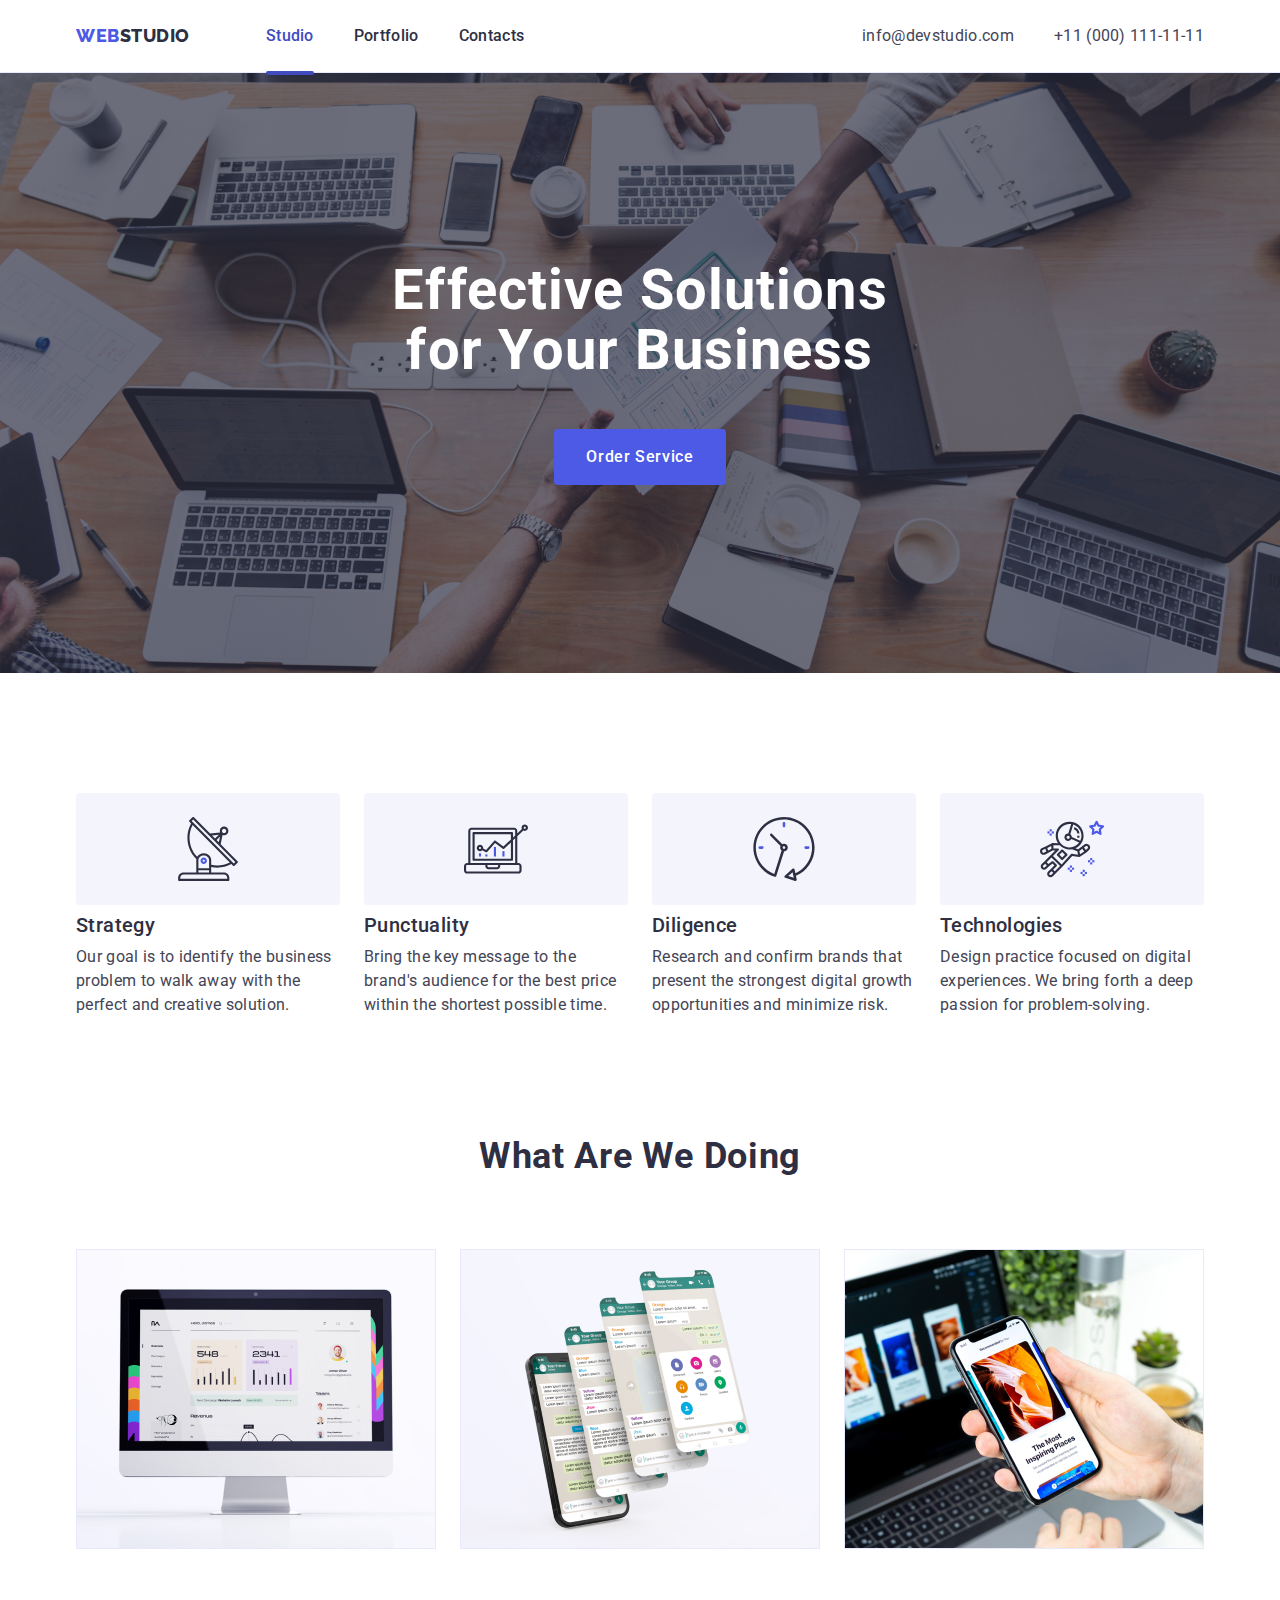
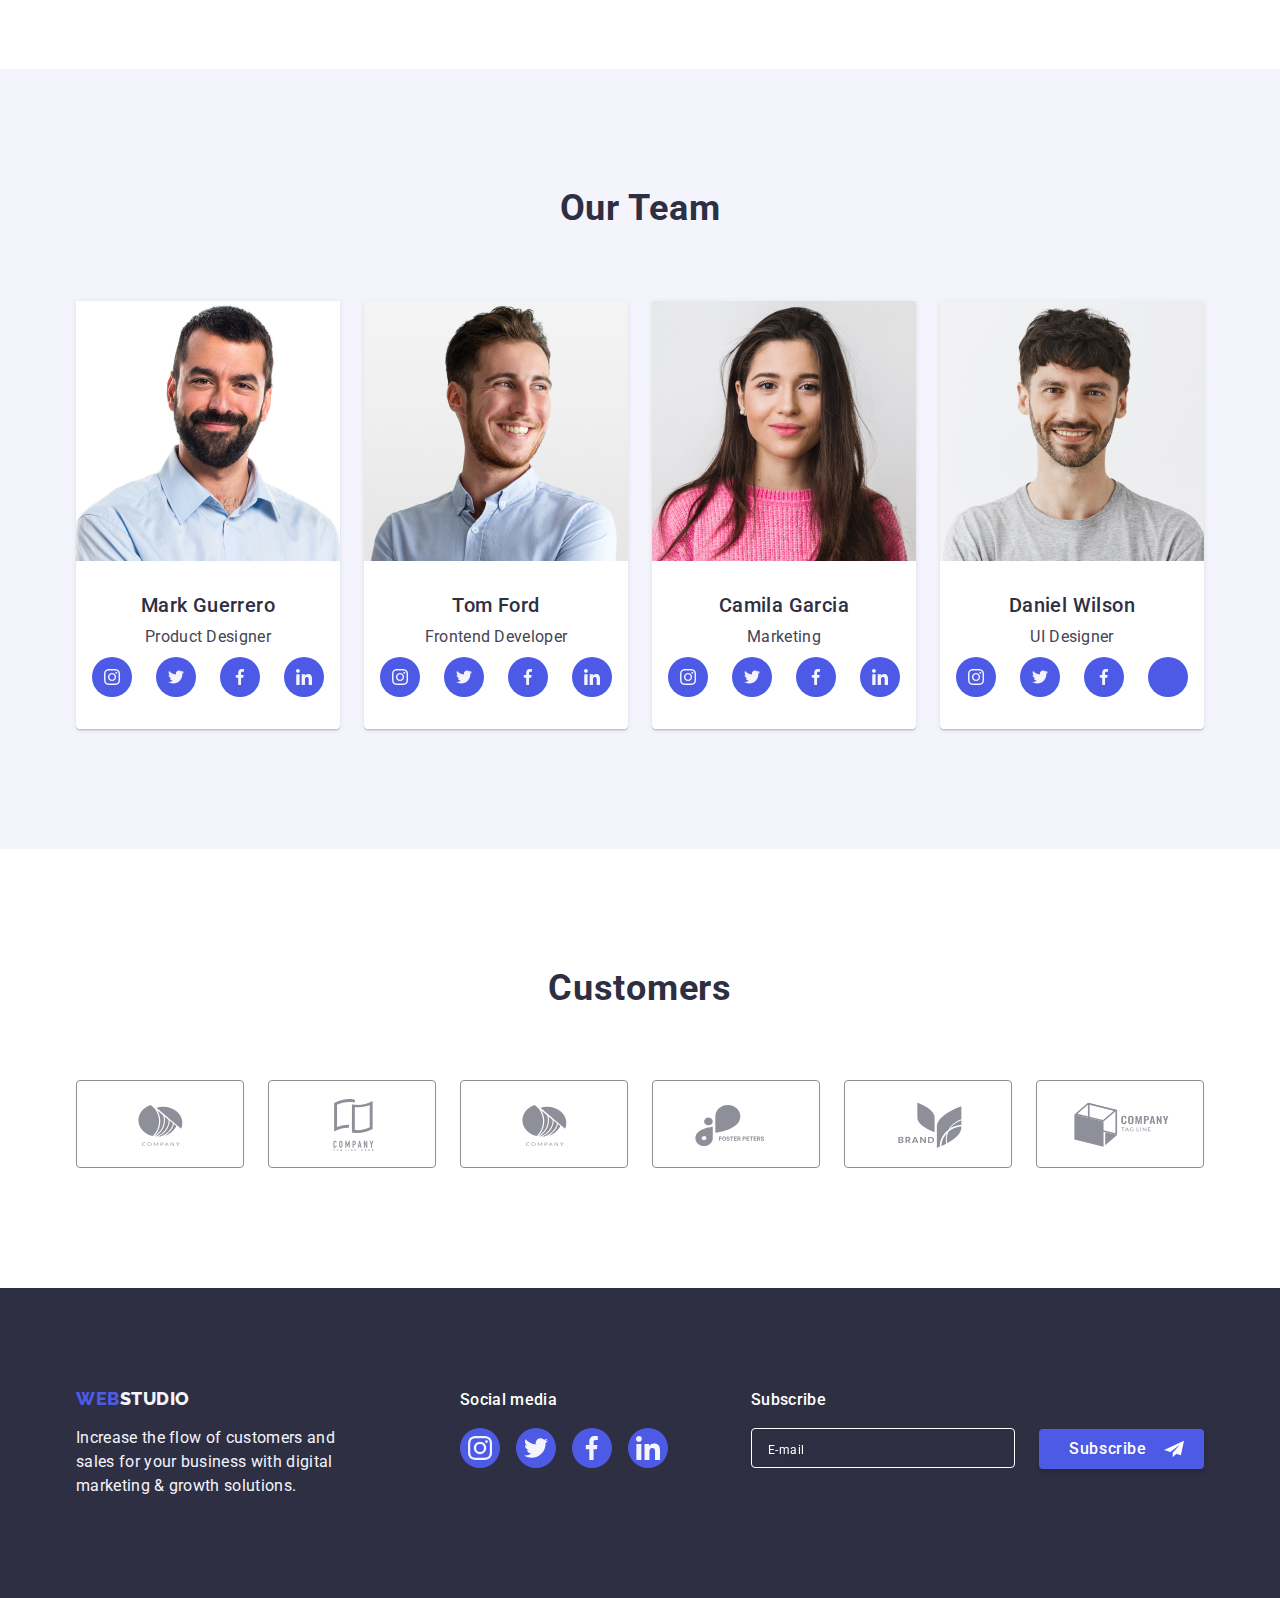
<file: index.html>
<!DOCTYPE html>
<html lang="en">
<!-- ++++++++HEAD++++++++ -->
<head>
  <meta charset="UTF-8">
  <meta http-equiv="X-UA-Compatible" content="IE=edge">
  <meta name="viewport" content="width=device-width, initial-scale=1.0">
  <title>Effective Solutions for Your Business</title>
  
  <link href="https://fonts.googleapis.com" rel="preconnect" />
    <link href="https://fonts.gstatic.com" rel="preconnect" crossorigin />
    <link
      href="https://fonts.googleapis.com/css2?family=Raleway:wght@800&family=Roboto:wght@400;500;700&display=swap"
      rel="stylesheet"
    />
  <link rel="stylesheet" href="https://cdn.jsdelivr.net/npm/modern-normalize@1.1.0/modern-normalize.min.css"/>
  <link rel="stylesheet" href="./css/styles.css"/>
  
  <!-- ++++++++++BODY++++++++ -->
<body class="hero">
  <header class="main-head ">
    <div class="hero-navigation container">
        <nav class="navigation">
        <a class="body-logo link" href="./index.html" >Web<span class="body-web-name">Studio</span></a>
        <ul class="menu list">
          <li class="menu-body-nav-link"><a class="body-nav-link curent link" href="./index.html">Studio</a></li>
          <li ><a class="body-nav-link link" href="./portfolio.html">Portfolio</a></li>
          <li ><a class="body-nav-link link" href="">Contacts</a></li>
        </ul>
    </nav>  
    <address class="index-connection">
      <ul class="list-index-connection list">
        <li class="list-information link">
          <a class="mail link" href="mailto:info@devstudio.com">info@devstudio.com</a></li>
        <li class="list-information">
          <a class="mail link" href="tel:+110001111111">+11 (000) 111-11-11</a></li>
      </ul>
    </address> 
    </div>
  </header>
<main>
  <!-- ++++++++ -->
  <section class="main-section ">
    <div class="section container">
  <h1 class="main-title">Effective Solutions for Your Business </h1>
  <button class="button" type="button" data-modal-open>Order Service</button>
</div>
</section>
  <section class="achivement ">
    <div class="container">
    <h2 class="features visually-hidden" hidden>features</h2>
        <ul class="list">
        <li class="list-features">
          <div class="achivement-container"> 
              <svg class="list-features-icon" width="64" height="64">
              <use href="./images/icons.svg#icon-antenna">
              </use>
            </svg>
          </div>
          <h3 class=features>Strategy</h3>
        <p class=descuption> Our goal is to identify the business problem to walk away with the perfect and creative solution.</p></li>
        <li class="list-features">
          <div class="achivement-container"> 
              <svg class="list-features-icon" width="64" height="64">
              <use href="./images/icons.svg#icon-diagram">
              </use>
            </svg>
          </div>
          <h3 class=features>Punctuality</h3>
          <p class=descuption> Bring the key message to the brand's audience for the best price within the shortest possible
            time.</p></li>
        <li class="list-features">
          <div class="achivement-container"> 
              <svg class="list-features-icon" width="64" height="64">
              <use href="./images/icons.svg#icon-clock">
              </use>
            </svg>
           </div>
          <h3 class=features>Diligence</h3>
          <p class=descuption> Research and confirm brands that present the strongest digital growth opportunities and
            minimize risk.</p></li>
        <li class="list-features">
          <div class="achivement-container" > 
             <svg class="list-features-icon" width="64" height="64">
              <use href="./images/icons.svg#icon-astronaut">
              </use>
            </svg>
          </div>
          <h3 class=features>Technologies</h3>
          <p class=descuption> Design practice focused on digital experiences. We bring forth a deep passion for
            problem-solving.</p></li>
      </ul>
    </div>
</section>
  <section class="list-products">
    <div class="container">
    <h2 class="products">What are we doing </h2>
    <ul class="list">
      <li class="our-products"><img src="./images/Rectangle71.jpg" alt="note in laptop" width="360"></li>
      <li class="our-products"><img src="./images/Rectangle71(1).jpg" alt="note in laptop" width="360"></li>
      <li class="our-products"><img src="./images/Rectangle71(2).jpg" alt="note in laptop" width="360"></li>
    </ul>
    </div>
</section>
  <section class="employee ">
    <div class="container">
    <h2 class="products" >Our Team</h2>
    <ul class="list">
      <li class="photo">
        <img src="./images/imployee/img.jpg" alt="Mark Guerrero" width="264">
         <div class="name-job"> 
        <h3 class ="whom">Mark Guerrero</h3>
          <p class="position">Product Designer</p>
          <ul class="social-list list">
            <li class="social-list-item"  >
              <a href="" class="social-list-link">
                <svg class="social-list-icon" width="16" height="16">
                  <use href="./images/icons.svg#icon-instagram-2">
                  </use>
                </svg>
              </a>
            </li>
            <li class="social-list-item">
              <a href="" class="social-list-link">
                <svg class="social-list-icon" width="16" height="16">
                  <use href="./images/icons.svg#icon-Vector-6">
                  </use>
                </svg>
              </a>
            </li>
            <li class="social-list-item">
              <a href="" class="social-list-link">
                <svg class="social-list-icon" width="16" height="16">
                  <use href="./images/icons.svg#icon-Vector-7">
                  </use>
                </svg>
              </a>
            </li>
            <li class="social-list-item">
              <a href="" class="social-list-link">
                <svg class="social-list-icon" width="16" height="16">
                  <use href="./images/icons.svg#icon-linkedin-1">
                  </use>
                </svg>
              </a>
            </li>
           </ul>
        </div></li>
          <li class="photo"><img src="./images/imployee/img(1).jpg" alt="Tom Ford" width="264">
          <div class="name-job">
            <h3 class="whom">Tom Ford</h3>
          <p class="position">Frontend Developer </p>
          <ul class="social-list list">
            <li class="social-list-item">
              <a href="" class="social-list-link">
                <svg class="social-list-icon" width="16" height="16">
                  <use href="./images/icons.svg#icon-instagram-2">
                  </use>
                </svg>
              </a>
            </li>
            <li class="social-list-item">
              <a href="" class="social-list-link">
                <svg class="social-list-icon" width="16" height="16">
                  <use href="./images/icons.svg#icon-Vector-6">
                  </use>
                </svg>
              </a>
            </li>
            <li class="social-list-item">
              <a href="" class="social-list-link">
                <svg class="social-list-icon" width="16" height="16">
                  <use href="./images/icons.svg#icon-Vector-7">
                  </use>
                </svg>
              </a>
            </li>
            <li class="social-list-item">
              <a href="" class="social-list-link">
                <svg class="social-list-icon" width="16" height="16">
                  <use href="./images/icons.svg#icon-linkedin-1">
                  </use>
                </svg>
              </a>
            </li>
           </ul></div></li>
      <li class="photo"><img src="./images/imployee/img(2).jpg" alt="Camila Garcia" width="264">
          <div class="name-job">
        <h3 class="whom">Camila Garcia</h3>
          <p class="position">Marketing</p>
          <ul class="social-list list">
            <li class="social-list-item">
              <a href="" class="social-list-link">
                <svg class="social-list-icon" width="16" height="16">
                  <use href="./images/icons.svg#icon-instagram-2">
                  </use>
                </svg>
              </a>
            </li>
            <li class="social-list-item">
              <a href="" class="social-list-link">
                <svg class="social-list-icon" width="16" height="16">
                  <use href="./images/icons.svg#icon-Vector-6">
                  </use>
                </svg>
              </a>
            </li>
            <li class="social-list-item">
              <a href="" class="social-list-link">
                <svg class="social-list-icon" width="16" height="16">
                  <use href="./images/icons.svg#icon-Vector-7">
                  </use>
                </svg>
              </a>
            </li>
            <li class="social-list-item">
              <a href="" class="social-list-link">
                <svg class="social-list-icon" width="16" height="16">
                  <use href="./images/icons.svg#icon-linkedin-1">
                  </use>
                </svg>
              </a>
            </li>
           </ul></div></li>
      <li class="photo"><img src="./images/imployee/img(3).jpg" alt="Daniel Wilson" width="264">
         <div class="name-job">
        <h3 class="whom">Daniel Wilson</h3>
          <p class="position">UI Designer</p>
          <ul class="social-list list">
            <li class="social-list-item">
              <a href="" class="social-list-link">
                <svg class="social-list-icon" width="16" height="16">
                  <use href="./images/icons.svg#icon-instagram-2">
                  </use>
                </svg>
              </a>
            </li>
            <li class="social-list-item">
              <a href="" class="social-list-link">
                <svg class="social-list-icon" width="16" height="16">
                  <use href="./images/icons.svg#icon-Vector-6">
                  </use>
                </svg>
              </a>
            </li>
            <li class="social-list-item">
              <a href="" class="social-list-link">
                <svg class="social-list-icon" width="16" height="16">
                  <use href="./images/icons.svg#icon-Vector-7">
                  </use>
                </svg>
              </a>
            </li>
            <li class="social-list-item">
              <a href="" class="social-list-link">
                <svg class="social-list-icon" width="16" height="16">
                  <use href="./images/icons.svg#icon-linkedin">
                  </use>
                </svg>
              </a>
            </li>
           </ul></div>
    </ul>
</div>
</section>
   <section class="customers-section">
    <div class="container">
      <h2 class="customers" >Customers</h2>
        <ul class="customers-list list">
         <li class="customers-list-item">
           <a href="" class="customers-list-link">
             <svg class="customers-list-icon" width="104" height="56">
               <use href="./images/icons.svg#icon-Logo">
               </use>
             </svg>
           </a>
         </li>
         <li class="customers-list-item">
           <a href="" class="customers-list-link">
             <svg class="customers-list-icon" width="104" height="56">
               <use href="./images/icons.svg#icon-Logo-2">
               </use>
             </svg>
           </a>
         </li>
         <li class="customers-list-item">
           <a href="" class="customers-list-link">
             <svg class="customers-list-icon" width="104" height="56">
               <use href="./images/icons.svg#icon-Logo">
               </use>
             </svg>
           </a>
         </li>
         <li class="customers-list-item">
           <a href="" class="customers-list-link">
             <svg class="customers-list-icon" width="104" height="56">
               <use href="./images/icons.svg#icon-Logo-3">
               </use>
             </svg>
           </a>
         </li>
         <li class="customers-list-item">
          <a href="" class="customers-list-link">
            <svg class="customers-list-icon" width="104" height="56">
              <use href="./images/icons.svg#icon-Logo-6">
              </use>
            </svg>
          </a>
        </li>
        <li class="customers-list-item">
          <a href="" class="customers-list-link">
            <svg class="customers-list-icon" width="104" height="56">
              <use href="./images/icons.svg#icon-Logo-5">
              </use>
            </svg>
          </a>
        </li>
        </ul>
       </div>
</section>
  </main>
  <footer class="footer">
    <div class="footer-container container">
      <div class="logo-footer-conclusion">
    <a class="logo-footer link" href="./index.html">Web<span class="web-name-footer">Studio</span></a>
    <p class="conclusion">Increase the flow of customers and sales for your business with digital marketing & growth solutions.</p>  
    </div>
    <div class="footer-social-media">
      <p class="social-media">Social media</p>
   <ul class="social-list-footer list">
    <li class="social-list-item">
      <a href="" class="social-list-link-footer">
        <svg class="social-list-icon" width="24" height="24">
          <use href="./images/icons.svg#icon-instagram-2">
          </use>
        </svg>
      </a>
    </li>
    <li class="social-list-item">
      <a href="" class="social-list-link-footer">
        <svg class="social-list-icon" width="24" height="24">
          <use href="./images/icons.svg#icon-Vector-6">
          </use>
        </svg>
      </a>
    </li>
    <li class="social-list-item">
      <a href="" class="social-list-link-footer">
        <svg class="social-list-icon" width="24" height="24">
          <use href="./images/icons.svg#icon-Vector-7">
          </use>
        </svg>
      </a>
    </li>
    <li class="social-list-item">
      <a href="" class="social-list-link-footer">
        <svg class="social-list-icon" width="24" height="24">
          <use href="./images/icons.svg#icon-linkedin-1">
          </use>
        </svg>
      </a>
    </li>
   </ul>
  </div>
  <div class="footer-form-container">
  <p class="social-media">    
    Subscribe
  </p>
  <form class="form-footer">
  <label class="label-footer" >
   <input 
  type="email" 
  class="footer-form-input" 
  name="footer_user_email" 
  placeholder="E-mail " 
  required 
  pattern="^([a-z0-9_-]+\.)*[a-z0-9_-]+@[a-z0-9_-]+(\.[a-z0-9_-]+)*\.[a-z]{2,6}$">
</label>
      <button type="submit" class="form-footer-btn"><span class="email-subscribe">Subscribe</span>
        <svg class="footer-sent-email-icon" width="24" height="20">
          <use href="./images/icons.svg#icon-Frame-3" ></use>
        </svg>
      </button>
  </form>
  </div>
</div>
  </footer>
<div class="backdrop is-hidden" data-modal>
<div class="modal">
<button type="button" class="modal-close-button" data-modal-close>
<svg class="modal-close-button-icon" width="8" height="8">
  <use href="./images/icons.svg#icon-modal-close">
  </use>
</svg>
</button>
<form class="contact-form">
  <p class="name-form">
    Leave your contacts and we will call you back
  </p>
  <label class="label-modal-field" >
    <span class="what-write">Name</span>
    <span class="modal-form-imput-wrapper">
   <input 
  type="text" 
  class="contact-form-input" 
  name="user_name" 
  required 
  minlength="2"
  pattern="^[a-zA-Z]+$">
  <svg class="form-icon" width="12" height="12">
    <use href="./images/icons.svg#icon-Vector-14">
    </use>
  </svg></span>
</label>
  <label class="label-modal-field">
    <span class="what-write"> Phone</span>
    <span class="modal-form-imput-wrapper">
  <input 
  type="tel" 
  class="contact-form-input" 
  name="user_phone" 
  required 
  pattern="[0-9]{3}-[0-9]{3}-[0-9]{2}-[0-9]{2}"
  title="xxx-xxx-xx-xx">
  <svg class="form-icon" width="13" height="13">
    <use href="./images/icons.svg#icon-Vector-15">
    </use>
  </svg></span></label>
  <label class="label-modal-field" >
    <span class="what-write"> Email</span>
    <span class="modal-form-imput-wrapper">
  <input 
  type="email" 
  class="contact-form-input" 
  name="user_email" 
  required 
  pattern="^([a-z0-9_-]+\.)*[a-z0-9_-]+@[a-z0-9_-]+(\.[a-z0-9_-]+)*\.[a-z]{2,6}$">
  <svg class="form-icon" width="15" height="12">
    <use href="./images/icons.svg#icon-Vector-16">
    </use>
  </svg></span> </label>
  <label class="contuct-form-message-label" >
  <span class="what-write">Comment</span>
  <textarea 
  name="comment" 
  class="contuct-form-message"
  placeholder="Text input"></textarea>
</label>
  <input 
  type="checkbox" 
  class="contuct-form-checkbox-input visually-hidden"
  name="user-policy"
  id="user-policy">
   <label class="modal-form-checkbox" for="user-policy">
     <span class="agree-with-policy">   
     </span> 
    I accept the terms and conditions of the&nbsp;<a class="privacy-policy" href="">Privacy Policy</a>
         </label>
    <button type="submit" class="contuct-form-btn "><span class="contuct-form-btn-writing" >Send </span></button>
  </form>
</div>
  </div>
  <script src="./js/modal.js"></script>
</body>
</html>
</file>
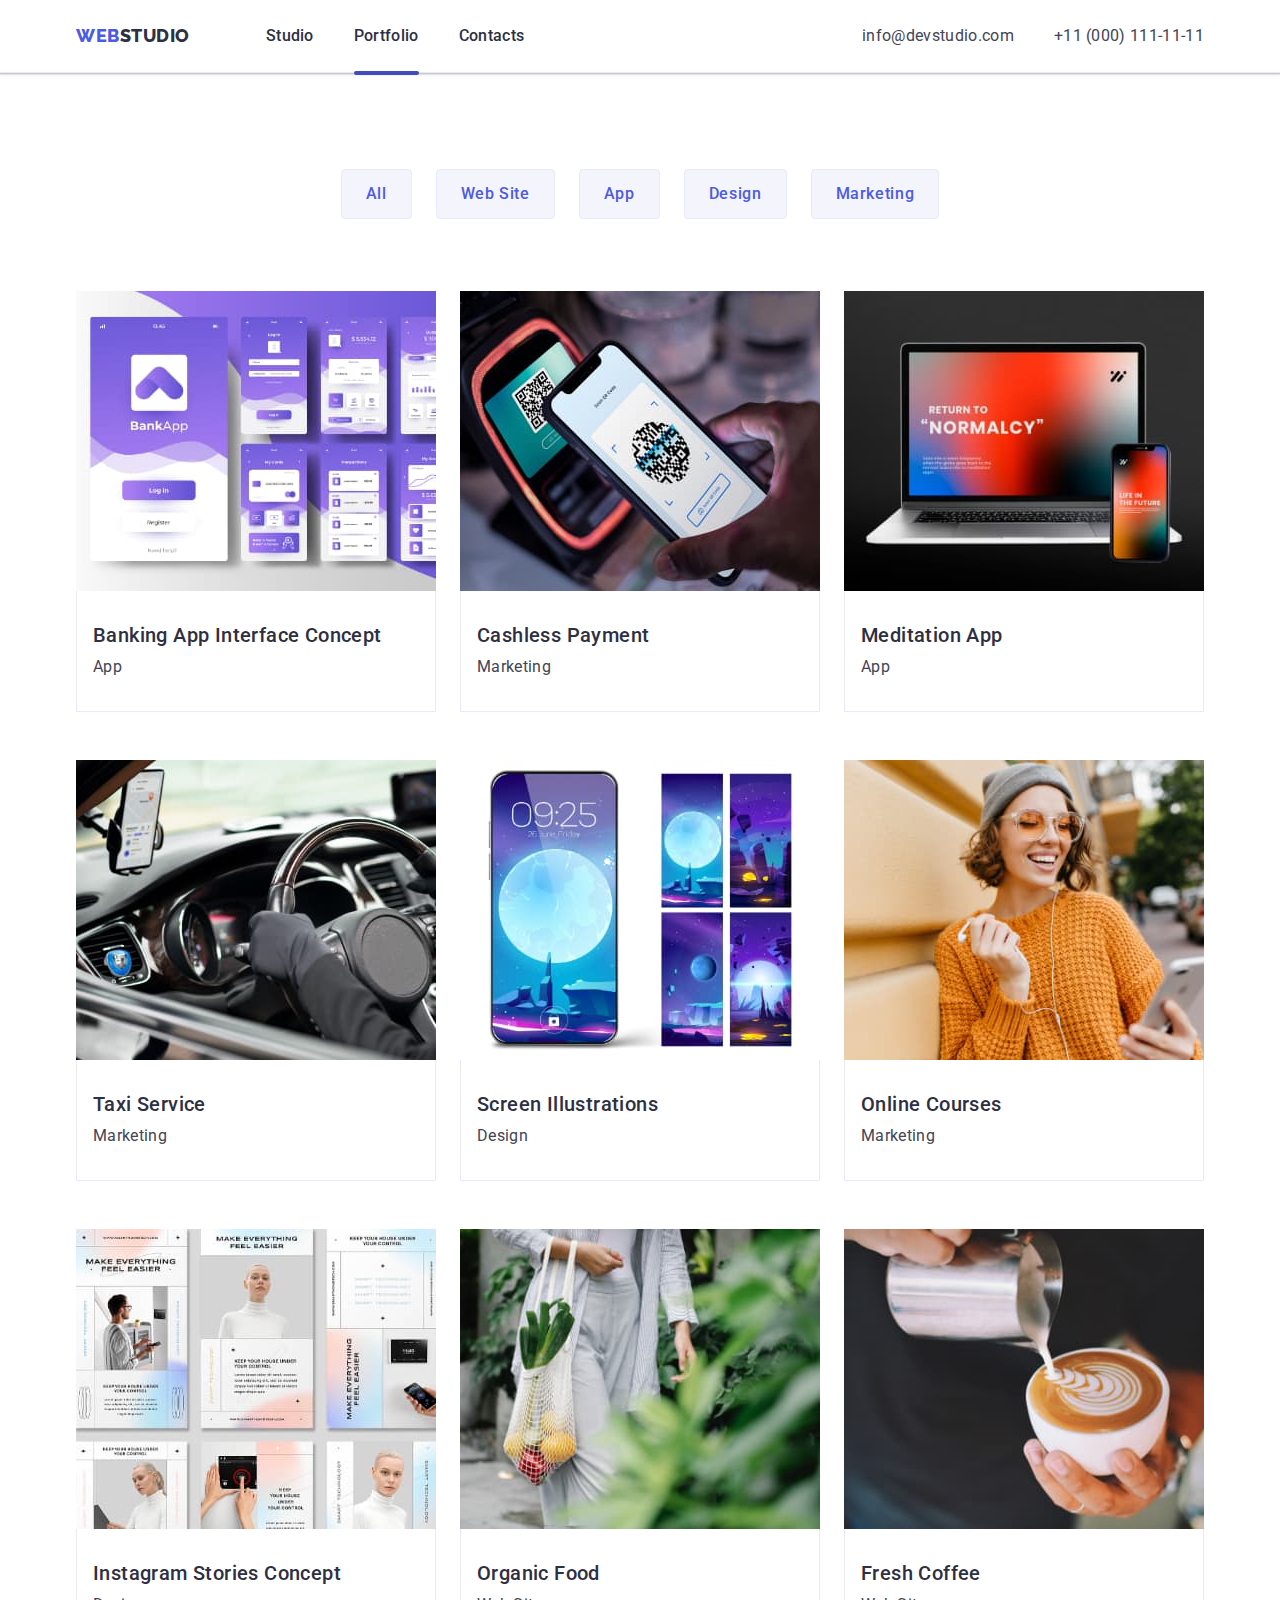
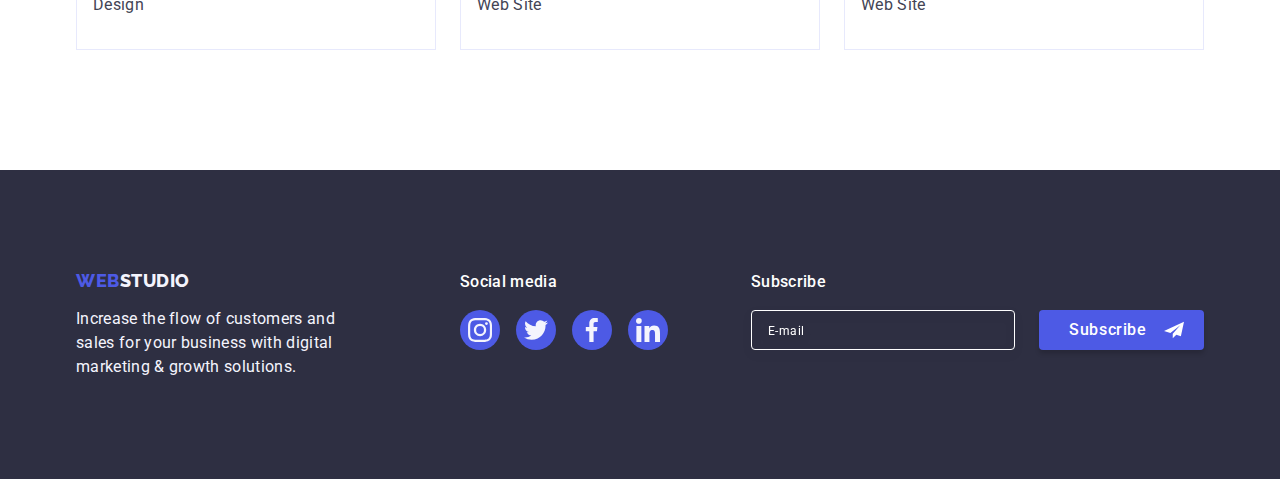
<file: portfolio.html>
<!DOCTYPE html>
<html lang="en">

<head>
  <meta charset="UTF-8">
  <meta http-equiv="X-UA-Compatible" content="IE=edge">
  <meta name="viewport" content="width=device-width, initial-scale=1.0">
  <title>Portfolio</title>
  <link href="https://fonts.googleapis.com" rel="preconnect" />
    <link href="https://fonts.gstatic.com" rel="preconnect" crossorigin />
    <link
      href="https://fonts.googleapis.com/css2?family=Raleway:wght@800&family=Roboto:wght@400;500;700&display=swap"
      rel="stylesheet"
    />
  <link rel="stylesheet" href="https://cdn.jsdelivr.net/npm/modern-normalize@1.1.0/modern-normalize.min.css"/>
  <link rel="stylesheet" href="./css/styles.css"/>
</head>
<body class="hero">
  <header class="main-head">
    <div class="features-portfolio container">
    <nav class="navigation">
        <a class="logo link" href="./index.html" >Web<span class="web-name">Studio</span></a>
        <ul class="menu list">
          <li class="features-portfolio-menu" ><a class="nav-link  link" href="./index.html" >Studio</a></li>
          <li > <a class="nav-link curent-portfolio link" href="./portfolio.html" >Portfolio</a></li>
          <li > <a class="nav-link link" href="">Contacts</a> </li>
        </ul>
    </nav>  
    <address class="connection">
      <ul class="connection-portfolio list">
        <li class="list-information link">
          <a class="mail link" href="mailto:info@devstudio.com">info@devstudio.com</a></li>
        <li class="list-information">
          <a class="mail link" href="tel:+110001111111">+11 (000) 111-11-11</a></li>
      </ul>
    </address>  
  </div>
  </header>
<main>
  <section class="section-buttons">
    <div class="container">
      <h1 class="visually-hidden" hidden>features</h1>
    <ul class="list-button list">
      <li > <button class="btn" type = "button" >All</button></li>
      <li > <button class="btn" type = "button">Web Site</button></li>
      <li > <button class="btn" type = "button"  >App</button></li>
      <li > <button class="btn" type = "button" >Design</button></li>
      <li > <button class="btn" type = "button"  >Marketing</button></li>
    </ul> 
    <ul class=" img list">
      <li class="total-information">
         <a class="total-information-link link" href="" >
          <div class="total-information-list">
           <img src="./images/galary/1.jpg" alt="banking app interface concept" width="360"> 
           <p class="overlay">
            14 Stylish and User-Friendly App Design Concepts · Task Manager App · Calorie Tracker App · Exotic Fruit Ecommerce App · Cloud Storage App
           </p>
          </div>
           <div class="wrapper">
           <h2 class="names">Banking App Interface Concept</h2>
            <p class="task">App</p>
          </div>
        </a>
      </li >
      <li class="total-information" > 
        <a class="total-information-link link" href="">
          <div class="total-information-list">
          <img  src="./images/galary/2.jpg" alt="cashless Payment" width="360">
        <p class="overlay">
          14 Stylish and User-Friendly App Design Concepts · Task Manager App · Calorie Tracker App · Exotic Fruit Ecommerce App · Cloud Storage App
        </p></div>
          <div class="wrapper">  
        <h2 class="names">Cashless Payment</h2>
            <p class="task">Marketing</p>
        </div>
          </a>
      </li>
      <li  class="total-information"> 
        <a class="total-information-link link" href="">
          <div class="total-information-list">
        <img src="./images/galary/3.jpg" alt="meditation App" width="360"> 
        <p class="overlay">
          14 Stylish and User-Friendly App Design Concepts · Task Manager App · Calorie Tracker App · Exotic Fruit Ecommerce App · Cloud Storage App
         </p>
        </div>
        <div class="wrapper">
          <h2 class="names">Meditation App</h2>
            <p class="task">App</p>
        </div>
      </a>
      </li>
      <li class="total-information" >
         <a class="total-information-link link" href="">
          <div class="total-information-list">
          <img src="./images/galary/4.jpg" alt="taxi Service" width="360">
          <p class="overlay">
            14 Stylish and User-Friendly App Design Concepts · Task Manager App · Calorie Tracker App · Exotic Fruit Ecommerce App · Cloud Storage App
           </p>
          </div>
          <div class="wrapper">
        <h2 class="names">Taxi Service</h2>
            <p class="task">Marketing</p>
          </div>
        </a>
      </li>
      <li class="total-information" > 
        <a class="total-information-link link" href="">
          <div class="total-information-list">
          <img src="./images/galary/5.jpg" alt="screen Illustrations" width="360">
          <p class="overlay">
            14 Stylish and User-Friendly App Design Concepts · Task Manager App · Calorie Tracker App · Exotic Fruit Ecommerce App · Cloud Storage App
           </p>
          </div>
          <div class="wrapper">  
        <h2 class="names">Screen Illustrations</h2>
            <p class="task">Design</p>
        </div>
      </a>
      </li>
      <li class="total-information" >
         <a class="total-information-link link" href="">
          <div class="total-information-list">
          <img src="./images/galary/6.jpg" alt="online Courses" width="360">
          <p class="overlay">
            14 Stylish and User-Friendly App Design Concepts · Task Manager App · Calorie Tracker App · Exotic Fruit Ecommerce App · Cloud Storage App
           </p>
          </div>
          <div class="wrapper">  
        <h2 class="names">Online Courses</h2>
            <p class="task">Marketing</p>
        </div>
      </a>
      </li>
      <li  class="total-information">
         <a class="total-information-link link" href="">
          <div class="total-information-list">
          <img src="./images/galary/7.jpg" alt="instagram Stories Concept" width="360">
          <p class="overlay">
            14 Stylish and User-Friendly App Design Concepts · Task Manager App · Calorie Tracker App · Exotic Fruit Ecommerce App · Cloud Storage App
           </p>
          </div>
          <div class="wrapper">  
        <h2 class="names">Instagram Stories Concept</h2>
            <p class="task">Design</p>
        </div>
        </a>
      </li>
      <li  class="total-information"> 
        <a class="total-information-link link" href="">
          <div class="total-information-list">
          <img src="./images/galary/8.jpg" alt="organic Food" width="360">
          <p class="overlay">
            14 Stylish and User-Friendly App Design Concepts · Task Manager App · Calorie Tracker App · Exotic Fruit Ecommerce App · Cloud Storage App
           </p>
          </div>
          <div class="wrapper">  
        <h2 class="names">Organic Food</h2>
            <p class="task">Web Site</p>
        </div>
      </a>
      </li>
      <li class="total-information" > 
        <a class="total-information-link link" href="">
          <div class="total-information-list">
          <img src="./images/galary/9.jpg" alt="fresh Coffee" width="360">
          <p class="overlay">
            14 Stylish and User-Friendly App Design Concepts · Task Manager App · Calorie Tracker App · Exotic Fruit Ecommerce App · Cloud Storage App
           </p>
          </div>
          <div class="wrapper"> 
        <h2 class="names">Fresh Coffee</h2>
            <p class="task">Web Site</p>
        </div>
      </a>
      </li>
          </ul> 
    </div>
  </section>

  </main>
  
  <footer class="footer">
    <div class="footer-container container">
    <div class="logo-footer-conclusion">
    <a class="logo-footer link" href="./index.html">Web<span class="web-name-portfolio">Studio</span></a>
    <p class="conclusion">Increase the flow of customers and sales for your business with digital marketing & growth solutions.</p>
  </div>
  <div class="footer-social-media">
    <p class="social-media">Social media</p>
 <ul class="social-list-footer list">
  <li class="social-list-item">
    <a href="" class="social-list-link-footer">
      <svg class="social-list-icon" width="24" height="24">
        <use href="./images/icons.svg#icon-instagram-2">
        </use>
      </svg>
    </a>
  </li>
  <li class="social-list-item">
    <a href="" class="social-list-link-footer">
      <svg class="social-list-icon" width="24" height="24">
        <use href="./images/icons.svg#icon-Vector-6">
        </use>
      </svg>
    </a>
  </li>
  <li class="social-list-item">
    <a href="" class="social-list-link-footer">
      <svg class="social-list-icon" width="24" height="24">
        <use href="./images/icons.svg#icon-Vector-7">
        </use>
      </svg>
    </a>
  </li>
  <li class="social-list-item">
    <a href="" class="social-list-link-footer">
      <svg class="social-list-icon" width="24" height="24">
        <use href="./images/icons.svg#icon-linkedin-1">
        </use>
      </svg>
    </a>
  </li>
 </ul>
</div>
<div class="footer-form-container">
  <p class="social-media">    
    Subscribe
  </p>
  <form class="form-footer">
  <label class="label-footer" >
   <input 
  type="email" 
  class="footer-form-input" 
  name="footer_user_email" 
  placeholder="E-mail " 
  required 
  pattern="^([a-z0-9_-]+\.)*[a-z0-9_-]+@[a-z0-9_-]+(\.[a-z0-9_-]+)*\.[a-z]{2,6}$">
</label>
      <button type="submit" class="form-footer-btn"><span class="email-subscribe">Subscribe</span>
        <svg class="footer-sent-email-icon" width="24" height="20">
          <use href="./images/icons.svg#icon-Frame-3" ></use>
        </svg>
      </button>
  </form>
  </div>
    </div>

  </footer>
</body>
</html>
</file>
<file: css/styles.css>
/* скидання установок браузера */

:root{
--accent-color:#434455;
--web-name-color:#2e2f42;
--hover-back-graund: #404BBF;
--logo-footer-portfolio: #4d5ae5 ;
--transition:250ms cubic-bezier(0.4, 0, 0.2, 1) ;
}
body{
    font-family: "Roboto",sans-serif;
    color:var(--accent-color);
    background-color:#FFFFFF;
    font-style: normal;
    transition:color var(--transition), background-color var(--transition), box-shadow var(--transition), border-color var(--transition) ;
   }
button{
    cursor: pointer;
    border: none;
    border-radius: 4px;
}
address{
 font-style: normal;  


}
.list{
    list-style: none;
    display: flex;
    gap: 24px; 
  
}
.link{
    text-decoration: none;
}
h1, h2, h3, h4, h5, h6, p { 
  
    margin: 0;
}
ul, ol { 
 
   list-style: none;
    margin: 0;
    padding: 0; }
img { 
    display: block;
    max-width: 100%;
    height: auto;
}
a{
    text-decoration: none;

}

.container{
    margin: 0 auto;
    padding: 0 15px;
      width: 1158px
}
.achivement-container{
    display: flex;
    width: 264px;
    height: 112px;
    background: #F4F4FD;
    border-radius: 4px;
    align-items: center; 
    justify-content: center;
    margin-bottom: 8px;
}

.wrapper{
    padding: 32px 16px;
    border: 1px solid #e7e9fc;
    border-top: none;
}
.visually-hidden{
    position: absolute;
    width: 1px;
    height: 1px;
    margin: -1px;
    border: 0;
    padding: 0;
    white-space: nowrap;
    clip-path: inherit(100%);
    clip: rect(0 0 0 0);
    overflow: hidden;

}

/*------ALL------- */
.achivement{
    font-weight: 400;
    font-size: 16px;
    line-height: 1.5;
    letter-spacing: 0.02em;
    color: #434455;
    padding: 120px 0;
    }
.achivement-container{
    display: flex;
align-items: center; 
justify-content: center;
}

.body-logo { 
    font-family: "Raleway", sans-serif;
    font-weight: 800;
    font-size: 18px;
    line-height: 1.17;
    color:#4d5ae5;
      
    letter-spacing: 0.03em;
    text-transform: uppercase;
    
    display: inline-block;
    
    padding: 24px 0;
    margin-right: 76px;
}
.body-nav-link{
    font-weight: 500;
    font-size: 16px;
    line-height: 1.5;
    letter-spacing: 0.02em;
    color:#2e2f42;
    text-decoration: none;

    padding: 29px 0;
    transition: color var(--transition);
}

.body-nav-link:hover,
.body-nav-link:focus{
    color: #404bbf;
}
.body-web-name{
    font-family: 'Raleway',sans-serif;
    font-style: normal;
    font-weight: 800;
    font-size: 18px;
    line-height: 1.17x;
    color: #2E2F42;
       
}
.btn{
    font-family: "Roboto", sans-serif;
    
    font-weight: 500;
    font-size: 16px;
    line-height: 1.5;
    letter-spacing: 0.04em;
    color: #4d5ae5;
    background-color:#F4F4FD;
    margin: 0 auto;
    display: block;
    padding: 12px 24px;
    border: 1px solid #e7e9fc;   
    border-radius: 4px;
    transition: color var(--transition), background-color var(--transition), border-color var(--transition), box-shadow var(--transition);
      }
.btn:hover,
.btn:focus{
    color: #FFFFFF;
    background-color: #404BBF;
    border: 1px solid transparent;
    box-shadow: 0px 3px 1px rgba(0, 0, 0, 0.1), 0px 2px 1px rgba(0, 0, 0, 0.08), 0px 2px 2px rgba(0, 0, 0, 0.12);
}

.button{
    font-family: 'Roboto',sans-serif;
    font-weight: 500;
    font-size: 16px;
    line-height: 1.5;
    letter-spacing: 0.04em;
    color: #FFFFFF ;
    background-color: #4D5AE5;
    margin: 0 auto;
    display: block;
    border: none;
    border-radius: 4px; 
    padding: 16px 32px;
    transition: background-color var(--transition) ;
}
.button:hover,
.button:focus{
        color: #FFFFFF ;
         background-color: #404BBF;
}
.conclusion{
    font-weight: 400;
    font-size: 16px;
    line-height: 24px;
    letter-spacing: 0.02em;
    color: #F4F4FD;
    width: 264px;
    }

.connection{
    font-weight: 400;
    font-size: 16px;
    line-height: 1.5;
    letter-spacing: 0.02em;
    color: #434455;
    margin-left: auto;
    
}
.connection-portfolio{
    gap: 40px;
}
.curent{
    position: relative;
    color:    rgba(64, 75, 191, 1);
}
.curent::after {
    content: "";
    position: absolute;
    left: 0;
width: 100%;
height: 4px;
bottom: -1px;

background-color: #404BBF;
border-radius: 2px;
}
.curent-portfolio{
    position: relative;
    color:    rgba(64, 75, 191, 1);
}
.curent-portfolio::after {
    content: "";
    position: absolute;
    left: 0;
width: 100%;
height: 4px;
bottom: -1px;

background-color: #404BBF;
border-radius: 2px;
}
.customers{
    font-weight: 700;
font-size: 36px;
line-height: 1.1;
margin-bottom: 72px; 
text-align: center;
letter-spacing: 0.02em;
text-transform: capitalize;
color: #2E2F42;

}

.customers-list-icon{
    fill: currentColor; 
}
.customers-list-item{
    width: calc((100% - 120px) / 6);
    height :88px;
    /* transition: border-color var(--transition), color var(--transition); */
}

.customers-list-link{
    border: 1px solid #8E8F99;
border-radius: 4px;
display: flex;
align-items: center; 
justify-content: center;
color: #8e8f99;
height: 100%;
transition: border-color var(--transition), color var(--transition) ;

}
.customers-list-link:hover,
.customers-list-link:focus{
    color: #404bbf; 
    border-color: #404bbf; 
    transform: translateY(0%);
}

.customers-section{
    padding-top: 120px; 
    padding-bottom: 120px;
}
.descuption{
    font-weight: 400;
    font-size: 16px;
    line-height: 1.5;
    letter-spacing: 0.02em;
    color: #434455;
}
.employee{ 
    background: #F4F4FD; 
    padding: 120px 0;
    
}
.footer{
    display: flex;
    background-color:#2e2f42 ; 
    padding: 100px 0;
   
}

.footer-container{
    display: flex;
    align-items: baseline;

}
.features{
    font-weight: 500;
    font-size: 20px;
    line-height: 1.2;
    letter-spacing: 0.02em;
    color: #2E2F42;
    display: flex;
    gap: 24px;
    margin-bottom: 8px;     
}
.features-portfolio{
    display: flex;
       align-items: center;
}
.features-portfolio-menu{
    position: relative;
    color: #404bbf; ;
}
.hero-navigation{

    display: flex;
    align-items: center;
}

.img{
    flex-wrap: wrap; 
    row-gap: 48px;
    display: flex;
    justify-content: space-between;
}
.index-connection{
    font-weight: 400;
    font-size: 16px;
    line-height: 1.5;
    letter-spacing: 0.02em;
}
.information{
    padding: 32px 16px;
    border: 1px solid #e7e9fc;
    border-top: none;
}
.list-button{
    justify-content: center; 
    margin-bottom: 72px; 
    /* position: relative; */
}
.list-features{
    width: calc((100% - 72px) / 4); 
}
.list-index-connection{ 
    display: flex;
     gap: 40px;
}
.list-products{
      padding-bottom: 120px; 
}
 .logo {     
    font-family: 'Raleway',sans-serif;
    font-weight: 800;
    font-size: 18px;
    line-height: 1.17;
    color: var(--logo-footer-portfolio);

    
    letter-spacing: 0.03em;
    text-transform: uppercase;

    display: flex;
    padding: 24px 0;
    margin-right: 76px;

 }
 .logo-footer{
    font-family: "Raleway", sans-serif;
    font-weight: 800;
    font-size: 18px;
    line-height: 1.17;
    color:#4d5ae5;
      align-items: center;
    letter-spacing: 0.03em;
    text-transform: uppercase;
    
    display: inline-block;
    margin-bottom: 16px;
     /* padding: 24px 0; */
    margin-right: 76px;}
    
.logo-footer-conclusion{
    margin-right: 120px;

}
.mail{
    font-weight: 400;
  font-size: 16px;
  line-height: 1.5;
    letter-spacing: 0.02em;
    color: var(--accent-color);
    transition: color var(--transition);
   
}
.mail:hover,
.mail:focus{
  color: #404bbf;
}
.mail-index{
  font-weight: 400;
  font-size: 16px;
  line-height: 1.5;
  letter-spacing: 0.02em; 
  color: #434455;
  transition: color var(--transition);
  }
.mail-index:hover, 
.mail-index:focus{
      color: #404bbf; 
}
.main-head{
    border-bottom: 1px solid #e7e9fc;
    box-shadow:0px 2px 1px rgba(46, 47, 66, 0.08), 0px 1px 1px rgba(46, 47, 66, 0.16), 0px 1px 6px rgba(46, 47, 66, 0.08);

}
.main-section{ 
    background-color: #2e2f42;
    padding: 188px 0;
    background-image: linear-gradient(rgba(46, 47, 66, 0.7), rgba(46, 47, 66, 0.7)),
   url(../images/people-office.jpg);
    background-repeat: no-repeat; 
  background-position: center; 
  background-size: cover;
  max-width: 1440px; 
  height: 600px;
  margin: auto;
    } 
.main-title{
    margin: auto;
    font-weight: 700;
    font-size: 56px;
    line-height: 1.07 ;
    text-align: center;
    letter-spacing: 0.02em;
    color: #ffffff ;
    max-width: 496px; 
    margin-bottom: 48px;
    }
.menu{
    position: relative;
    font-weight: 500;
    font-size: 16px;
    line-height: 1.5;
    letter-spacing: 0.02em;
    color: #2e2f42;
    display: flex; 
    gap: 40px;
    padding: 24px 0;
}
.menu-body-nav-link{
    position: relative;
    color: #404bbf; 
}
.menu:not(:last-child){
    margin: 40px;
}
.names{
    font-weight: 500;
    font-size: 20px;
    line-height: 1.2;
    letter-spacing: 0.02em;
    color: #2e2f42;
    margin-bottom: 8px;
      
}
.name-job{
 
    padding: 32px 0
}
.navigation{
    display: flex; 
    align-items: center; 
    margin-right: auto;
}
.nav-link{
    position: relative;
    font-weight: 500;
    font-size: 16px;
    line-height: 1.5;
    letter-spacing: 0.02em;
    color:#2e2f42;
    text-decoration: none;
    padding: 29px 0;
    transition: color var(--transition);
    }
.nav-link:hover,
.nav-link:focus{
    color: #404bbf;
    }

.overlay{
     position: absolute;
    left: 0;
    top: 0;
    font-size: 16px;
    line-height: 1.5;
    letter-spacing: 0.02em;
    transform: translateY(100%);
    color:#F4F4FD;
    background: rgba(77, 90, 229, 1);
        padding: 40px 32px;
       width: 100%;
    height: 100%;
    transition: transform 250ms cubic-bezier(0.4, 0, 0.2, 1);
}
.our-products{
    width: calc((100% - 48px) / 3);
}
.photo{
    calc((100% - 72px) / 4);
    border-radius: 0px 0px 4px 4px; 
    width: calc((100% - 72px) / 4);
    background-color: #FFFFFF ;
    box-shadow:0px 1px 6px rgba(46, 47, 66, 0.08), 0px 1px 1px rgba(46, 47, 66, 0.16), 0px 2px 1px rgba(46, 47, 66, 0.08);
}
.position{
    font-weight: 400;
    font-size: 16px;
    line-height: 1.5;
    text-align: center;
    letter-spacing: 0.02em;
    color: #434455;
    margin-bottom: 8px;
 }
.products{
    font-weight: 700;
    font-size: 36px;
    line-height: 1.11;
    text-align: center;
    letter-spacing: 0.02em;
    text-transform: capitalize;
    color: #2E2F42;
    margin-bottom: 72px;  
}
.section-buttons{
    padding: 96px 0 120px;
}
.social-media{
    font-weight: 500;
font-size: 16px;
line-height: 1.5;
letter-spacing: 0.02em;
color: #FFFFFF;
margin-bottom: 16px;
}
.social-list{
    display: flex;
      justify-content: center;
    gap: 24px;  
}
.social-list-footer{
    display: flex;
    gap: 16px;
    justify-content: center;     
}
.social-list-item{
    width: 40px;
    height: 40px; 
}
.social-list-icon{
   fill: #f4f4fd;
}
.social-list-link{
    display: flex;
    justify-content: center;
    align-items: center;
     border-radius: 50%;
    background: #4D5AE5;
    width: 100%;
    height: 100%;   
    transition: background-color var(--transition);   
}
.social-list-link:hover,
.social-list-link:focus{
    background-color: #404bbf;
}
.social-list-link-footer{
    display: flex;
    justify-content: center;
    align-items: center;
    width: 100%;
    height: 100%;
    border-radius: 50%;
    background: #4D5AE5;
    margin: auto;
    gap: 16px;
    transition: background-color var(--transition);       
}
.social-list-link-footer:hover,
.social-list-link-footer:focus{
    background-color: #31d0aa; 
}
.social-media{
    font-weight: 500;
font-size: 16px;
line-height: 24px;
letter-spacing: 0.02em;
color: #FFFFFF;
}
.task{
    font-weight: 400;
    font-size: 16px;
    line-height: 1.5;
    letter-spacing: 0.02em;
    color: #434455;
    }
.total-information{
        width: calc((100% - 48px) / 3);
    }
.total-information-link{
    position: relative;
    display: block;
    transition:box-shadow var(--transition) ;
}
.total-information-link:hover .overlay,
.total-information-link:focus .overlay{
    transform: translateY(0%);
}
.total-information-link:hover,
.total-information-link:focus{
    box-shadow: 0px 1px 6px rgba(46, 47, 66, 0.08), 0px 1px 1px rgba(46, 47, 66, 0.16), 0px 2px 1px rgba(46, 47, 66, 0.08);
}
.total-information-link:hover .total-information-list
.total-information-link:focus .total-information-list{
    transform: translateY(0%)
}

.total-information-list{
position: relative;
overflow: hidden;
}
.web-name{
    color:var(--web-name-color)
}
.web-name-footer{
    color: #f4f4fd ;
}
.web-name-portfolio{
    color: #f4f4fd;
}
.whom{
    font-weight: 500;
    font-size: 20px;
    line-height: 1.2;
    text-align: center;
    letter-spacing: 0.02em;
    color: #2E2F42;
    margin-bottom: 8px;
}

/* ===============BACKDROP============ */
.backdrop{
        position: fixed;
    width: 1440px;
    height: 677px;
    /* left: 0px;
    top: 0px; */

    top: 0px;
    left: 0px;
    z-index: 100;
    width: 100%;
    height: 100%;
    background: rgba(46, 47, 66, 0.4);
    transition: opacity var(--transition), visibility var(--transition);
}
.backdrop.is-hidden{
opacity: 0;
visibility: hidden;
pointer-events: none;
}
.modal{
    position: absolute;
   height: 584px;
    width: 408px;
left: 50%;
top: 50%;
box-shadow:0px 1px 1px rgba(0, 0, 0, 0.14), 0px 1px 3px rgba(0, 0, 0, 0.12), 0px 2px 1px rgba(0, 0, 0, 0.2);
border-radius: 4px; 
transform: translate(-50%, -50%) scale(1); 
transition: transform 250ms cubic-bezier(0.4, 0, 0.2, 1); 
background: #FCFCFC;
padding-left: 24px;
padding-right: 24px;
padding-top: 72px;
}
.modal-close-button{
    display: flex;
    justify-content: center;
    align-items: center;
    position: absolute;
    top: 24px;
    right: 24px;
    width: 24px;
    height: 24px;
    border-radius: 50%;

    background: #E7E9FC;
border: 1px solid rgba(0, 0, 0, 0.1);
padding: 0;
transition: background-color var(--transition), border var(--transition) ;
}
.modal-close-button:hover,
.modal-close-button:focus{
    background-color: #404bbf;
    border: none;
    fill: #ffffff;
}
.modal-close-button-icon{
transition: fill 250ms cubic-bezier(0.4, 0, 0.2, 1);
}
/* ===============/BACKDROP============ */



/* ===============FORM============ */
.agree-with-policy{
    display: inline-block;
    width: 16px;
    height: 16px;
    border-radius: 2px;
    background-repeat: no-repeat;
    background-position: 50% 50%;
    box-shadow: 0 0 0 0.1em #4A90E2;
    cursor: pointer;
    fill: transparent;
    white-space: nowrap;
    clip-path: 100%;
   }
.contact-form{
    display: flex;
    flex-direction: column;
}
.contuct-form-btn{
    display: block;
align-items: center;
margin: 0 auto;
margin-top: 24px;
height: 56px;
width: 169px;
left: 635px;
background: #4D5AE5;
box-shadow: 0px 4px 4px rgba(0, 0, 0, 0.15);
border-radius: 4px;
transition: color var(--transition), background-color var(--transition), border-color var(--transition), box-shadow var(--transition);
}
.contuct-form-btn:hover,
.contuct-form-btn:focus{
     border: 1px solid transparent;
    box-shadow: 0px 3px 1px rgba(0, 0, 0, 0.1), 0px 2px 1px rgba(0, 0, 0, 0.08), 0px 2px 2px rgba(0, 0, 0, 0.12);
}
.contuct-form-btn-writing{
    font-weight: 500;
font-size: 16px;
line-height: 1.5;
color: #FFFFFF;
}
.contuct-form-checkbox-input{
 display: block; 
 clip: rect(0 0 0 0);
}

.contact-form-input{
    width: 100%;
    height: 40px;
    border-radius: 4px;
    display: flex;
    padding-left: 38px;
    left: 0;
    top: 18px;
    border: 1px solid rgba(46, 47, 66, 0.4);
    border-radius: 4px;
    transition: border-color var(--transition);
}
.contact-form-input:focus{
    outline: none;
    border-color: 
    rgba(77, 90, 229, 1);
  }
.contact-form-input:focus +.form-icon{
    outline: none;
    border-color: 
    rgba(77, 90, 229, 1);
    fill:  rgba(77, 90, 229, 1) ;
}
.contuct-form-message{
    box-sizing: border-box;
    width: 100%;
    height: 120px;
    left: 0px;
    padding: 15px;
    resize: none;
    border: 1px solid rgba(46, 47, 66, 0.4);
    border-radius: 4px;
    transition: border-color var(--transition);
}
.contuct-form-message:focus{
    outline: none;
    border-color: 
    rgba(77, 90, 229, 1);
}
.contuct-form-message-label{
    margin-bottom: 16px;
}
.form-icon{
position: absolute;
top: 0;
left: 19px;
transform: translateY(100%);
transition: fill var(--transition);
}
.modal-form-checkbox{
    display: flex;
    gap: 8px;
    align-items: center;
    font-size: 12px;
    line-height: 1.16; */
    letter-spacing: 0.04em;
    color: #8E8F99;
    font-size: 12px;
}
.label-modal-field{
    margin-bottom: 8px;
}
.contuct-form-checkbox-input:checked + .modal-form-checkbox > .agree-with-policy{
      rgba(77, 90, 229, 1); 
    fill: white;
    border: none;
    background-color: rgba(77, 90, 229, 1) ; 
    background-image: url(../images/Vector.svg);  
}

.modal-form-imput-wrapper{
    display:block ;
    position: relative;
}
.name-form{
    font-size: 16px;
    font-weight: 500;
    line-height: 1.5;
    text-align: center;
    letter-spacing: 0.02em;
    color: #2E2F42;
    margin-bottom: 16px;
    
}
.privacy-policy{
    text-decoration: underline;
    color: rgba(77, 90, 229, 1);
}
.what-write{
display: block;
margin-bottom: 4px;
font-size: 12px;
line-height: 1.16;
font-weight: 400;
letter-spacing: 0.01em;
color: #8E8F99;
}

/* ===============/FORM============ */

   
   /* ===============FOOTER-FORM============ */
.footer-form-container{
margin-left: auto;
 }
.form-footer{
display: flex;
align-items: baseline;
 justify-content: space-evenly; */
}
.footer-form-input{
    color: white;
    width: 264px;
    height: 40px;
    padding-left:16px ;
    padding-top: 8px;
    padding-bottom: 8px;
    border: 1px solid #FFFFFF;
    filter: drop-shadow(0px 4px 4px rgba(0, 0, 0, 0.15));
    border-radius: 4px;
   background-color:transparent;
    transition: border-color var(--transition);  
}
.footer-form-input::placeholder{
    color: #FFFFFF;
    font-weight: 400;
font-size: 12px;
line-height: 24px;
display: flex;
align-items: center;
letter-spacing: 0.04em;
}
 .email-subscribe{
    width: 77px;
    
    font-weight: 500;
font-size: 16px;
line-height: 1.5;
margin-left: 24px;
letter-spacing: 0.04em;
color: #FFFFFF;
}

.form-footer-btn{
 display: flex;
    align-items: center;
    gap: 16px;
    height: 40px;
    width: 165px;
    background-color: #4D5AE5;
    box-shadow: 0px 4px 4px rgba(0, 0, 0, 0.15);
    border-radius: 4px;
    transition: color var(--transition), background-color var(--transition), border-color var(--transition), box-shadow var(--transition);
    }
.label-footer{
    margin-right: 24px;
}
 /* ===============/FOOTER-FORM============ */
</file>
